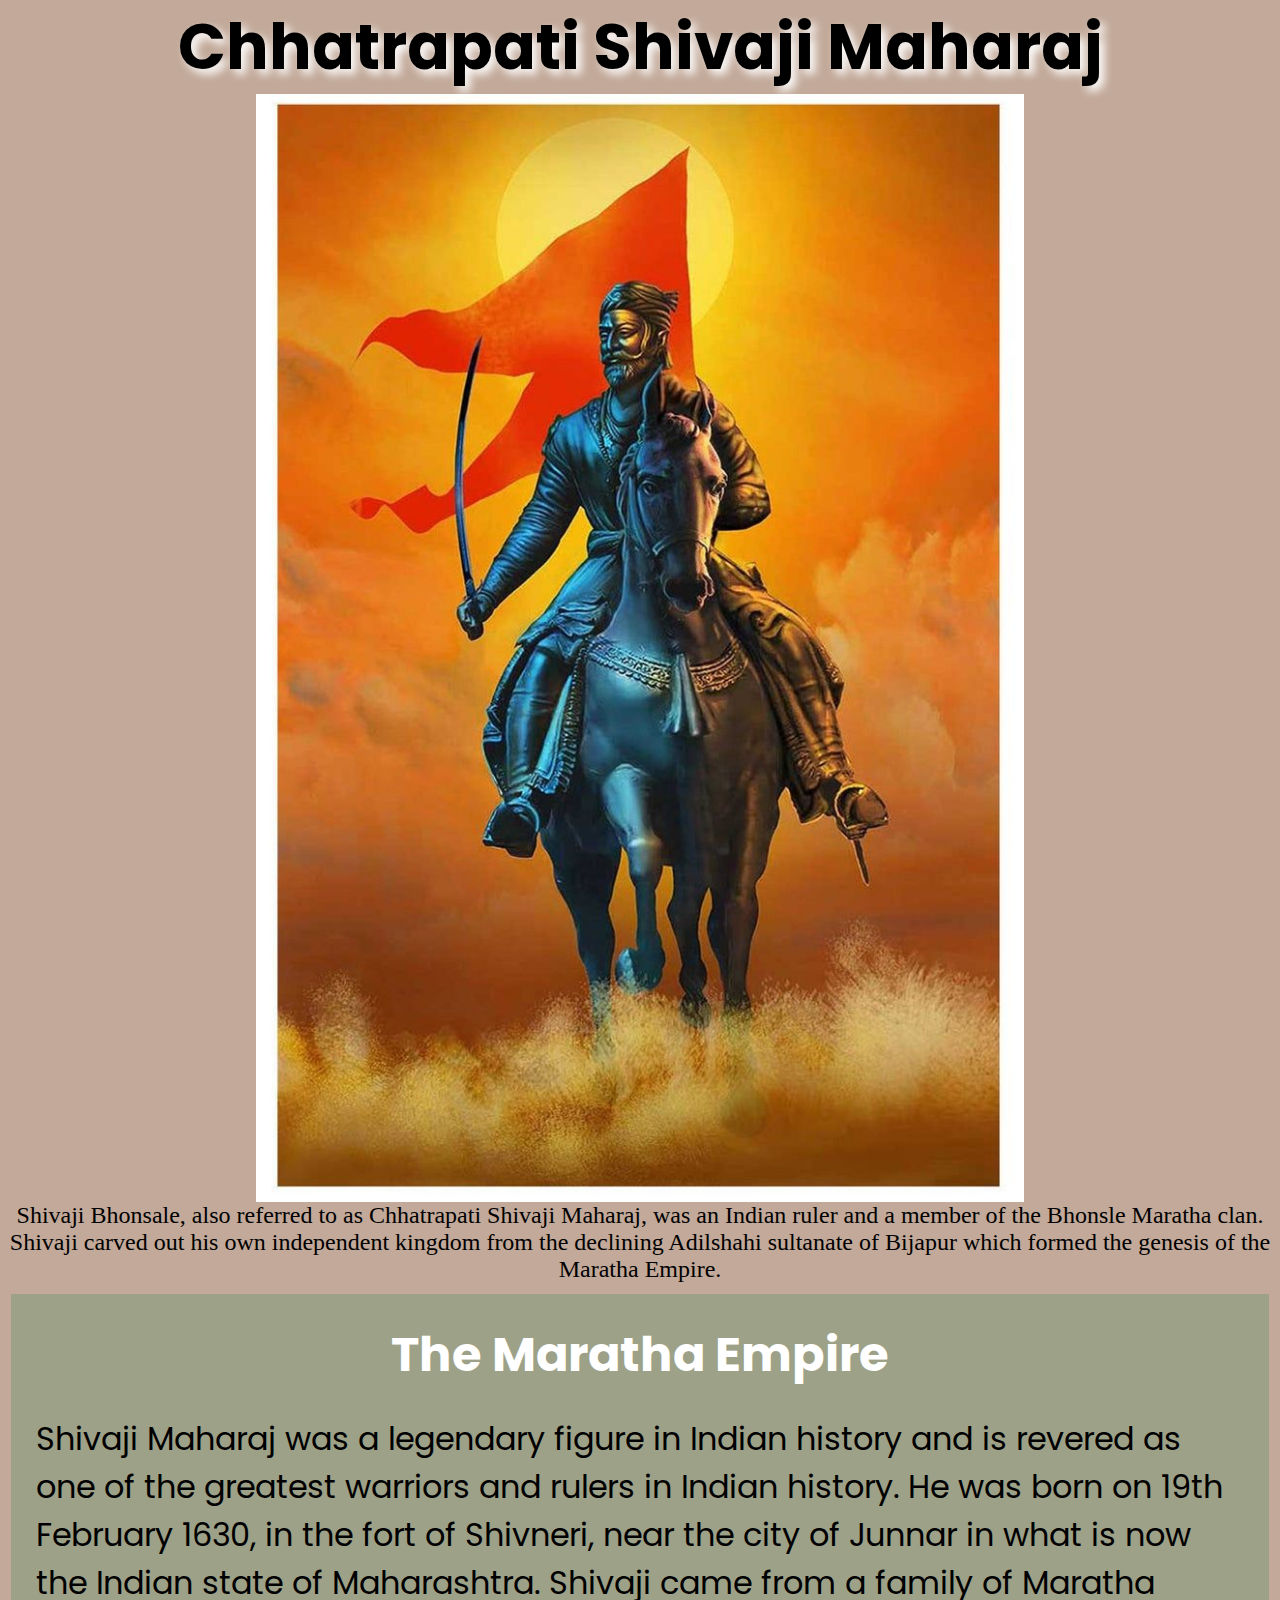
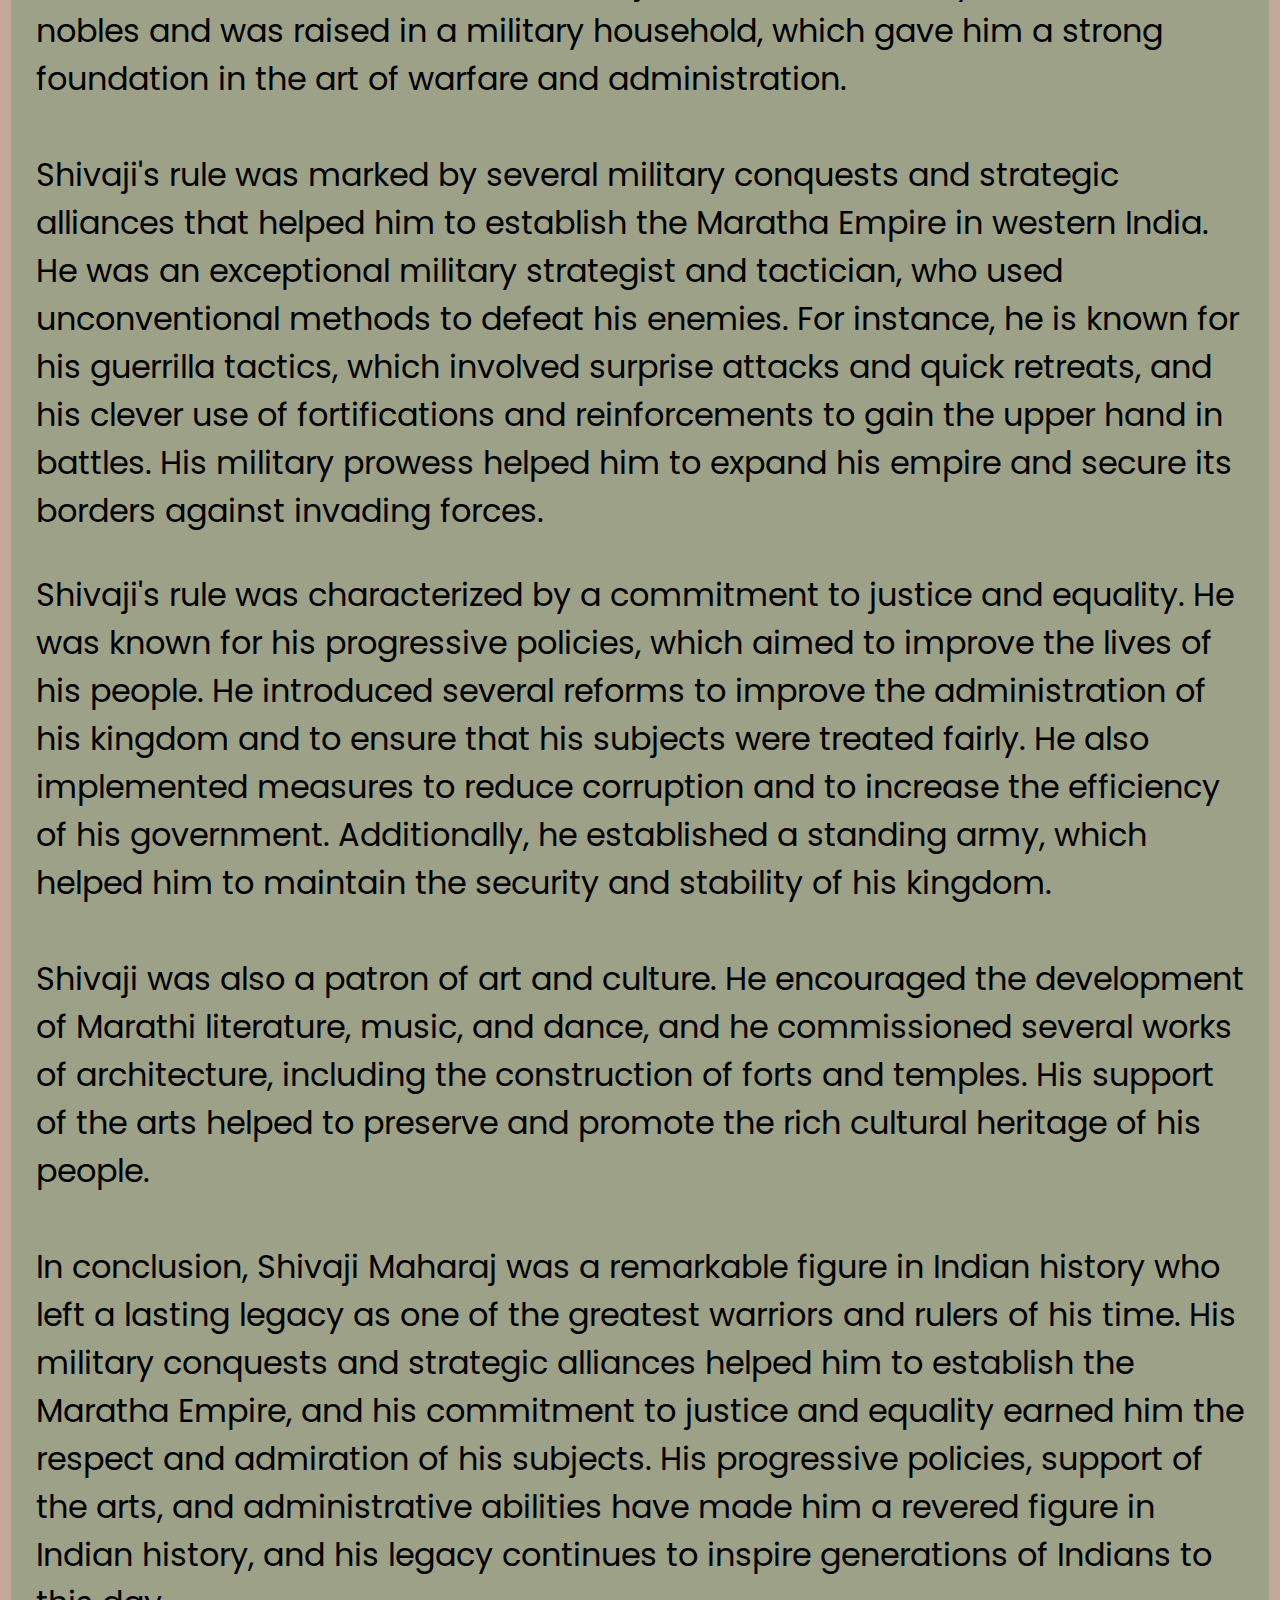
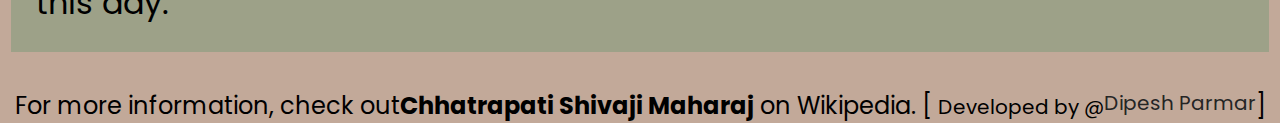
<file: Oasis WebDev Internship/Task - 2/index.html>
<!DOCTYPE html>
<html lang="en">

<head>
    <meta charset="UTF-8">
    <meta http-equiv="X-UA-Compatible" content="IE=edge">
    <meta name="viewport" content="width=device-width, initial-scale=1.0">
    <title>Tribute to Chhatrapati Shivaji Maharaj</title>
    <link rel="stylesheet" href="style.css">
    <link rel="preconnect" href="https://fonts.googleapis.com">
    <link rel="preconnect" href="https://fonts.gstatic.com" crossorigin>
    <link href="https://fonts.googleapis.com/css2?family=Poppins&display=swap" rel="stylesheet">
</head>

<body>
    <main id="main">
        <h1 id="title">
            Chhatrapati Shivaji Maharaj
        </h1>
        <div id="img">
            <img src="img2.png" id="image" alt="Error Loading Image">
            <small id="caption">
                Shivaji Bhonsale, also referred to as Chhatrapati Shivaji Maharaj, was an Indian ruler and a member of
                the Bhonsle Maratha clan. Shivaji carved out his own independent kingdom from the declining Adilshahi
                sultanate of Bijapur which formed the genesis of the Maratha Empire.
            </small>
        </div>
        <div id="tribute-data">
            <h1 class="title">
                The Maratha Empire
            </h1>
            <p id="tribute-info">Shivaji Maharaj was a legendary figure in Indian history and is revered as one of the
                greatest warriors and rulers in Indian history. He was born on 19th February 1630, in the fort of
                Shivneri, near the city of Junnar in what is now the Indian state of Maharashtra. Shivaji came from a
                family of Maratha nobles and was raised in a military household, which gave him a strong foundation in
                the art of warfare and administration.<br> </br>

                Shivaji's rule was marked by several military conquests and strategic alliances that helped him to
                establish the Maratha Empire in western India. He was an exceptional military strategist and tactician,
                who used unconventional methods to defeat his enemies. For instance, he is known for his guerrilla
                tactics, which involved surprise attacks and quick retreats, and his clever use of fortifications and
                reinforcements to gain the upper hand in battles. His military prowess helped him to expand his empire
                and secure its borders against invading forces.</p> <br><br>

            <p id="tribute-info">Shivaji's rule was characterized by a commitment to justice and equality. He was known
                for his progressive policies, which aimed to improve the lives of his people. He introduced several
                reforms to improve the administration of his kingdom and to ensure that his subjects were treated
                fairly. He also implemented measures to reduce corruption and to increase the efficiency of his
                government. Additionally, he established a standing army, which helped him to maintain the security and
                stability of his kingdom.<br>

                </br>
                Shivaji was also a patron of art and culture. He encouraged the development of Marathi literature,
                music, and dance, and he commissioned several works of architecture, including the construction of forts
                and temples. His support of the arts helped to preserve and promote the rich cultural heritage of his
                people. <br>

                </br>
                In conclusion, Shivaji Maharaj was a remarkable figure in Indian history who left a lasting legacy as one of the greatest warriors and rulers of his time. His military conquests and strategic alliances helped him to establish the Maratha Empire, and his commitment to justice and equality earned him the respect and admiration of his subjects. His progressive policies, support of the arts, and administrative abilities have made him a revered figure in Indian history, and his legacy continues to inspire generations of Indians to this day.


            </p>


        </div>
        <br>
        <footer>
            For more information,
            check out
            <a id="tribute-link" href="https://en.wikipedia.org/wiki/Shivaji">
                <b>   Chhatrapati Shivaji Maharaj</b> on Wikipedia. [
                <small>Developed by @<a href="#">
                        Dipesh Parmar</a></a>
            </small>]
        </footer>
    </main>
</body>

</html>
</file>
<file: Oasis WebDev Internship/Task - 2/style.css>
* {
    margin: 0;
    padding: 0;
    box-sizing: border-box;
    font-family: 'Poppins', sans-serif;
}

body {
    background-color: #c2a999;
}

#title {
    text-align: center;
    text-shadow: 5px 5px 10px white;
    font-size: 7vh;
}

a {
    text-decoration: none;
    color: #252525;
}

#img {
    display: grid;
    place-items: center;
}

img {
    width: 60%;
}

#caption {
    font-size: 1.5rem;
    text-align: center;
    font-family: Gill Sans;
    color: black;
}

div#tribute-data {
    background-color: rgb(46, 139, 87, 0.25);
    font-family: Georgia;
    padding: 25px 25px;
    margin: 11px;
}

div#tribute-data:hover {
    box-shadow: rgb(38, 57, 77) 0px 20px 30px -10px;
    transition: 1s;
}

#tribute-info {
    font-size: 2rem;
}

h1.title {
    font-size: 3rem;
    color: white;
    text-align: center;
    margin-bottom: 1.5rem;
    font-family: 'Poppins', sans-serif;
}

#tribute-link {
    text-decoration: none;
    color: black;
}

footer {
    display: flex;
    justify-content: center;
    font-size: 1.5rem;
}
</file>
